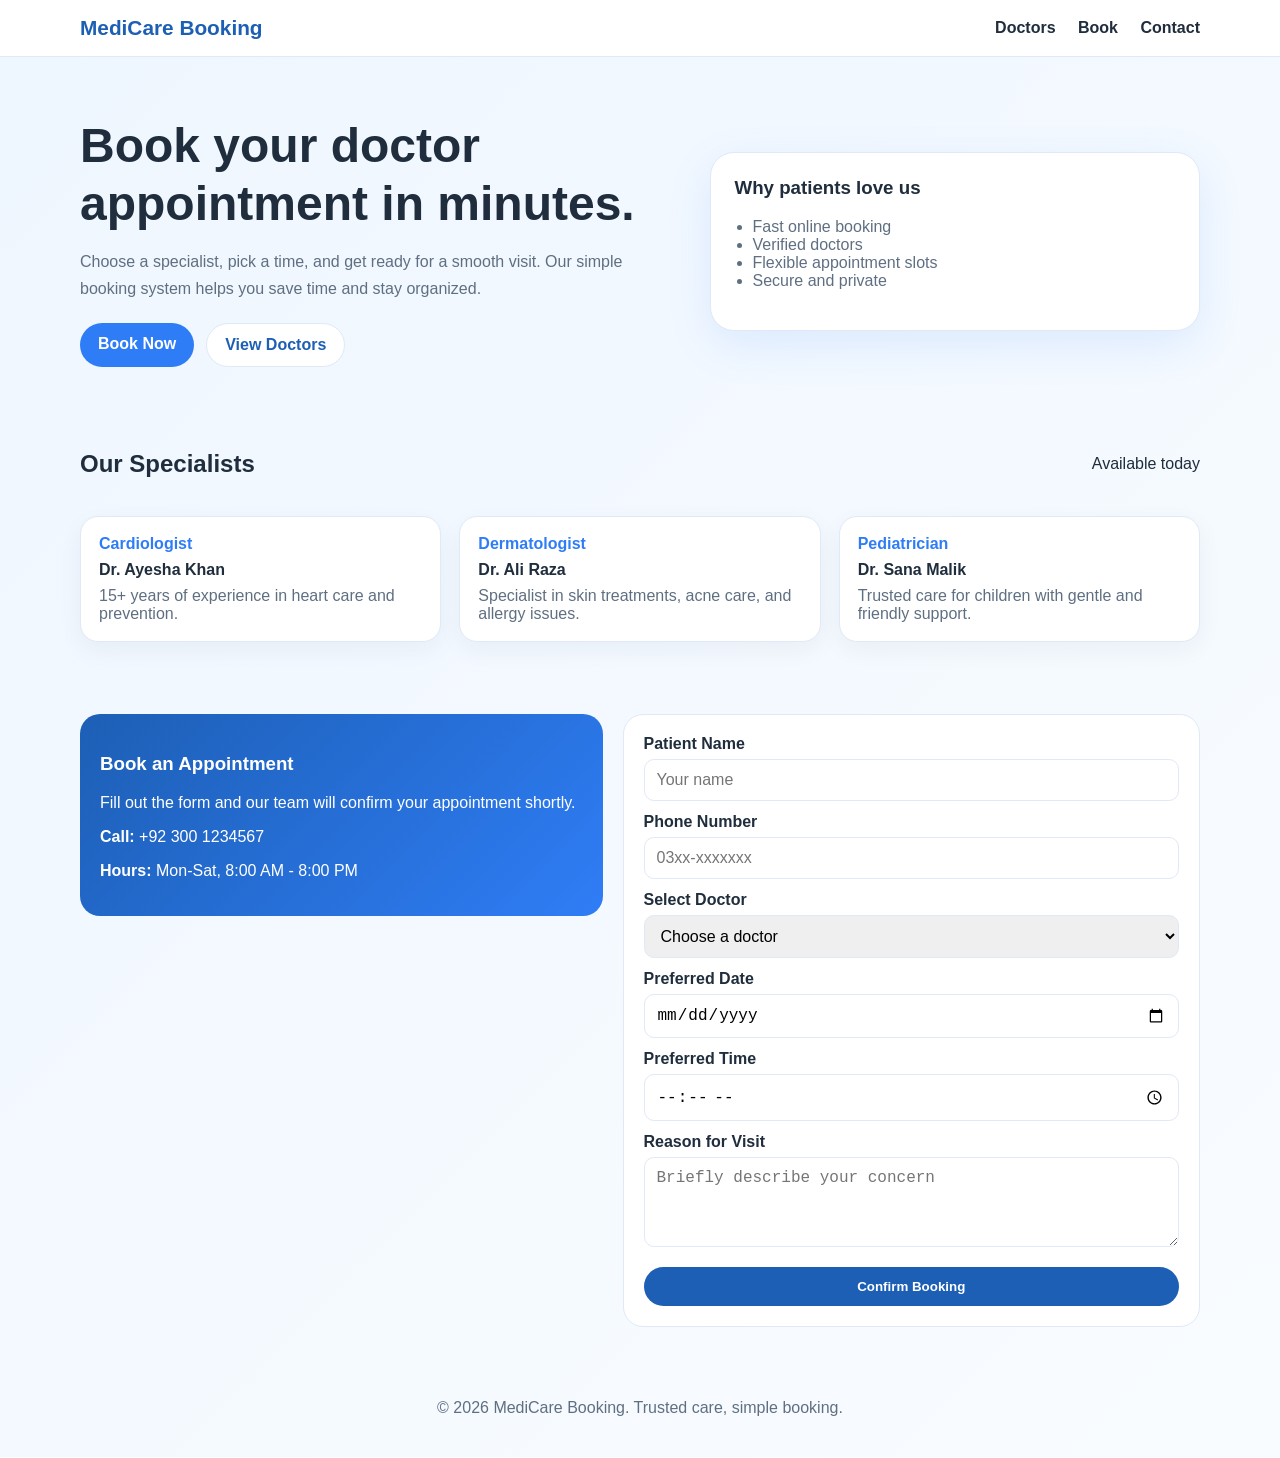
<file: index.html>
<!DOCTYPE html>
<html lang="en">
<head>
    <meta charset="UTF-8" />
    <meta name="viewport" content="width=device-width, initial-scale=1.0" />
    <title>Doctor Booking</title>
    <style>
        :root {
            --primary: #2f7df6;
            --primary-dark: #1d5fb5;
            --bg: #f5f9ff;
            --text: #1f2d3d;
            --muted: #5f6f82;
            --card: #ffffff;
            --border: #dfe9f7;
        }

        * { box-sizing: border-box; }
        body {
            margin: 0;
            font-family: Arial, Helvetica, sans-serif;
            background: linear-gradient(135deg, #eef6ff 0%, #f9fcff 100%);
            color: var(--text);
        }

        .container {
            width: min(1120px, 92%);
            margin: 0 auto;
        }

        header {
            background: rgba(255,255,255,0.95);
            backdrop-filter: blur(10px);
            position: sticky;
            top: 0;
            z-index: 10;
            border-bottom: 1px solid var(--border);
        }

        .nav {
            display: flex;
            align-items: center;
            justify-content: space-between;
            padding: 16px 0;
        }

        .brand {
            font-size: 1.3rem;
            font-weight: 700;
            color: var(--primary-dark);
        }

        .nav-links a {
            margin-left: 18px;
            text-decoration: none;
            color: var(--text);
            font-weight: 600;
        }

        .hero {
            display: grid;
            grid-template-columns: 1.1fr 0.9fr;
            gap: 30px;
            padding: 60px 0 40px;
            align-items: center;
        }

        .hero h1 {
            font-size: clamp(2rem, 4vw, 3rem);
            margin: 0 0 14px;
            line-height: 1.2;
        }

        .hero p {
            font-size: 1rem;
            color: var(--muted);
            line-height: 1.7;
            margin-bottom: 20px;
        }

        .btns {
            display: flex;
            gap: 12px;
            flex-wrap: wrap;
        }

        .btn {
            padding: 12px 18px;
            border-radius: 999px;
            border: none;
            cursor: pointer;
            font-weight: 700;
            text-decoration: none;
            display: inline-block;
        }

        .btn-primary {
            background: var(--primary);
            color: white;
        }

        .btn-secondary {
            background: white;
            color: var(--primary-dark);
            border: 1px solid var(--border);
        }

        .hero-card {
            background: var(--card);
            border: 1px solid var(--border);
            border-radius: 24px;
            padding: 24px;
            box-shadow: 0 14px 45px rgba(47, 125, 246, 0.12);
        }

        .hero-card h3 { margin-top: 0; }

        .hero-card ul { padding-left: 18px; color: var(--muted); }

        .section {
            padding: 24px 0 48px;
        }

        .section-title {
            display: flex;
            justify-content: space-between;
            align-items: center;
            margin-bottom: 18px;
        }

        .cards {
            display: grid;
            grid-template-columns: repeat(3, 1fr);
            gap: 18px;
        }

        .doctor-card {
            background: var(--card);
            border: 1px solid var(--border);
            border-radius: 18px;
            padding: 18px;
            box-shadow: 0 8px 24px rgba(15, 30, 53, 0.05);
        }

        .doctor-card h4 { margin: 8px 0 6px; }
        .doctor-card .role { color: var(--primary); font-weight: 700; }
        .doctor-card p { color: var(--muted); margin: 8px 0 0; }

        .booking {
            display: grid;
            grid-template-columns: 0.95fr 1.05fr;
            gap: 20px;
            align-items: start;
        }

        form {
            background: var(--card);
            border: 1px solid var(--border);
            border-radius: 20px;
            padding: 20px;
        }

        .field {
            display: flex;
            flex-direction: column;
            margin-bottom: 12px;
        }

        label {
            margin-bottom: 6px;
            font-weight: 600;
        }

        input, select, textarea {
            padding: 11px 12px;
            border: 1px solid var(--border);
            border-radius: 10px;
            font-size: 1rem;
            outline: none;
        }

        textarea { min-height: 90px; resize: vertical; }

        .submit {
            width: 100%;
            margin-top: 8px;
            background: var(--primary-dark);
            color: white;
        }

        .message {
            margin-top: 14px;
            padding: 12px 14px;
            border-radius: 10px;
            background: #e7f8eb;
            color: #206b34;
            display: none;
        }

        .info-panel {
            background: linear-gradient(135deg, var(--primary-dark), var(--primary));
            color: white;
            padding: 20px;
            border-radius: 20px;
        }

        footer {
            text-align: center;
            padding: 24px 0 40px;
            color: var(--muted);
        }

        @media (max-width: 860px) {
            .hero, .booking, .cards {
                grid-template-columns: 1fr;
            }
        }
    </style>
</head>
<body>
    <header>
        <div class="container nav">
            <div class="brand">MediCare Booking</div>
            <nav class="nav-links">
                <a href="#doctors">Doctors</a>
                <a href="#book">Book</a>
                <a href="#contact">Contact</a>
            </nav>
        </div>
    </header>

    <main class="container">
        <section class="hero">
            <div>
                <h1>Book your doctor appointment in minutes.</h1>
                <p>Choose a specialist, pick a time, and get ready for a smooth visit. Our simple booking system helps you save time and stay organized.</p>
                <div class="btns">
                    <a href="#book" class="btn btn-primary">Book Now</a>
                    <a href="#doctors" class="btn btn-secondary">View Doctors</a>
                </div>
            </div>
            <div class="hero-card">
                <h3>Why patients love us</h3>
                <ul>
                    <li>Fast online booking</li>
                    <li>Verified doctors</li>
                    <li>Flexible appointment slots</li>
                    <li>Secure and private</li>
                </ul>
            </div>
        </section>

        <section class="section" id="doctors">
            <div class="section-title">
                <h2>Our Specialists</h2>
                <span>Available today</span>
            </div>
            <div class="cards">
                <div class="doctor-card">
                    <div class="role">Cardiologist</div>
                    <h4>Dr. Ayesha Khan</h4>
                    <p>15+ years of experience in heart care and prevention.</p>
                </div>
                <div class="doctor-card">
                    <div class="role">Dermatologist</div>
                    <h4>Dr. Ali Raza</h4>
                    <p>Specialist in skin treatments, acne care, and allergy issues.</p>
                </div>
                <div class="doctor-card">
                    <div class="role">Pediatrician</div>
                    <h4>Dr. Sana Malik</h4>
                    <p>Trusted care for children with gentle and friendly support.</p>
                </div>
            </div>
        </section>

        <section class="section booking" id="book">
            <div class="info-panel">
                <h3>Book an Appointment</h3>
                <p>Fill out the form and our team will confirm your appointment shortly.</p>
                <p><strong>Call:</strong> +92 300 1234567</p>
                <p><strong>Hours:</strong> Mon-Sat, 8:00 AM - 8:00 PM</p>
            </div>

            <form id="bookingForm">
                <div class="field">
                    <label for="name">Patient Name</label>
                    <input id="name" name="name" placeholder="Your name" required />
                </div>
                <div class="field">
                    <label for="phone">Phone Number</label>
                    <input id="phone" name="phone" placeholder="03xx-xxxxxxx" required />
                </div>
                <div class="field">
                    <label for="doctor">Select Doctor</label>
                    <select id="doctor" name="doctor" required>
                        <option value="">Choose a doctor</option>
                        <option>Dr. Ayesha Khan</option>
                        <option>Dr. Ali Raza</option>
                        <option>Dr. Sana Malik</option>
                    </select>
                </div>
                <div class="field">
                    <label for="date">Preferred Date</label>
                    <input id="date" name="date" type="date" required />
                </div>
                <div class="field">
                    <label for="time">Preferred Time</label>
                    <input id="time" name="time" type="time" required />
                </div>
                <div class="field">
                    <label for="notes">Reason for Visit</label>
                    <textarea id="notes" name="notes" placeholder="Briefly describe your concern"></textarea>
                </div>
                <button class="btn submit" type="submit">Confirm Booking</button>
                <div class="message" id="message"></div>
            </form>
        </section>
    </main>

    <footer id="contact">
        <div class="container">© 2026 MediCare Booking. Trusted care, simple booking.</div>
    </footer>

    <script>
        const form = document.getElementById('bookingForm');
        const message = document.getElementById('message');

        form.addEventListener('submit', function (e) {
            e.preventDefault();
            const name = document.getElementById('name').value;
            const doctor = document.getElementById('doctor').value;
            const date = document.getElementById('date').value;
            const time = document.getElementById('time').value;

            message.style.display = 'block';
            message.textContent = `Thank you, ${name}! Your appointment with ${doctor} on ${date} at ${time} has been requested.`;
            form.reset();
        });
    </script>
</body>
</html>
</file>
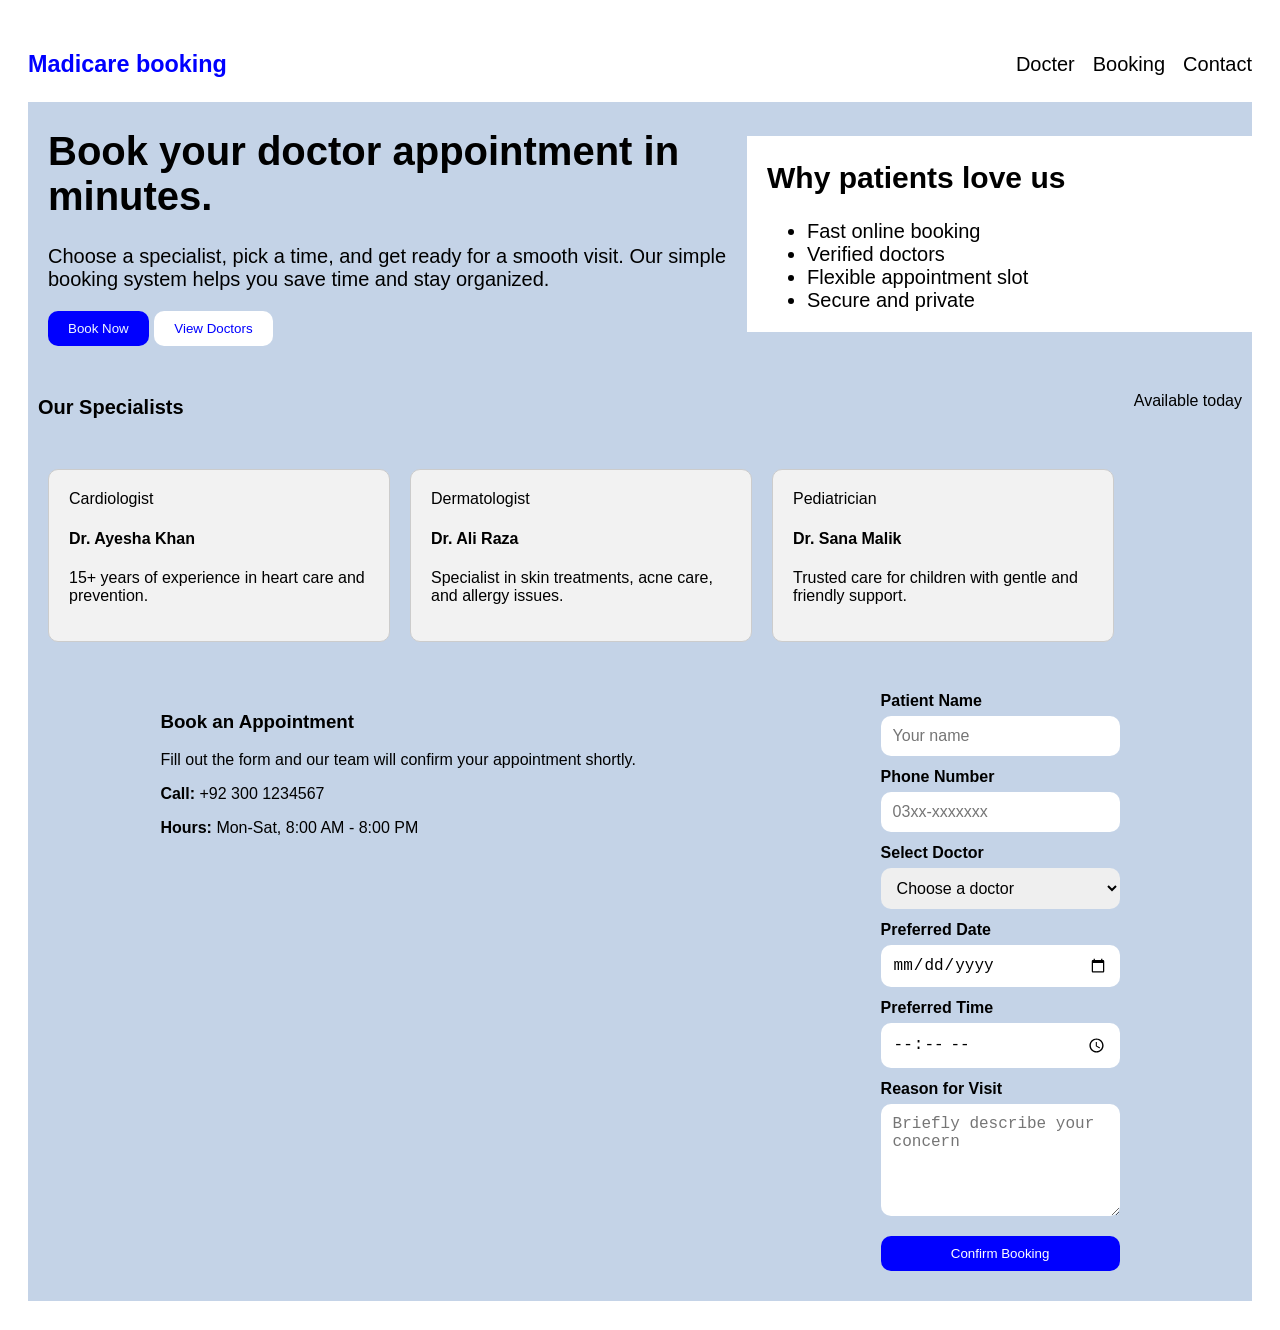
<file: docter.html>
<!DOCTYPE html>
<html lang="en">

<head>
    <meta charset="UTF-8">
    <meta name="viewport" content="width=device-width, initial-scale=1.0">
    <link rel="stylesheet" href="docter.css">
    <title>Document</title>
</head>


<body>
    <nav class="navbar">
        <h3 style="color: blue;"> Madicare booking</h3>
        <ul class="nav-links">
            <li><a href="#doctors">Docter</a></li>
            <li><a href="#book">Booking</a></li>
            <li><a href="#">Contact</a></li>
        </ul>
    </nav>

    <!-- ================= hero section ========= -->
    <div class="hero" style="background-color: rgb(196, 211, 231);">

        <div class="center">
            <div class="leftsection">
                <h1>Book your doctor appointment in minutes.</h1>
                <p>Choose a specialist, pick a time, and get ready for a smooth visit. Our simple booking system helps
                    you save time and stay organized.</p>
                <div class="button-container">
                    <button class="btn" style="color: aliceblue;">Book Now</button>
                    <button class="btn" style="background-color: white; color: blue;">View Doctors</button>
                </div>
            </div>
            <div class="rightsection">
                <h2>Why patients love us</h2>
                <ul>
                    <li>Fast online booking</li>
                    <li>Verified doctors</li>
                    <li>Flexible appointment slot</li>
                    <li>Secure and private</li>
            </div>

        </div>

        <section id="doctors">
        <div class="specialist">
            <p style="font-weight: bold; font-size: 20px;">Our Specialists</p>
            <p>Available today</p>
        </div>

        <div class="cards">
            <div class="doctor-card">
                <div class="role">Cardiologist</div>
                <h4>Dr. Ayesha Khan</h4>
                <p>15+ years of experience in heart care and prevention.</p>
            </div>
            <div class="doctor-card">
                <div class="role">Dermatologist</div>
                <h4>Dr. Ali Raza</h4>
                <p>Specialist in skin treatments, acne care, and allergy issues.</p>
            </div>
            <div class="doctor-card">
                <div class="role">Pediatrician</div>
                <h4>Dr. Sana Malik</h4>
                <p>Trusted care for children with gentle and friendly support.</p>
            </div>
        </div>
        </section>

        <!-- =========  last section =========== -->
        <section class="section-booking" id="book">
            <div class="info-panel">
                <h3>Book an Appointment</h3>
                <p>Fill out the form and our team will confirm your appointment shortly.</p>
                <p><strong>Call:</strong> +92 300 1234567</p>
                <p><strong>Hours:</strong> Mon-Sat, 8:00 AM - 8:00 PM</p>
            </div>

            <form id="bookingForm">
                <div class="field">
                    <label for="name">Patient Name</label>
                    <input id="name" name="name" placeholder="Your name" required />
                </div>
                <div class="field">
                    <label for="phone">Phone Number</label>
                    <input id="phone" name="phone" placeholder="03xx-xxxxxxx" required />
                </div>
                <div class="field">
                    <label for="doctor">Select Doctor</label>
                    <select id="doctor" name="doctor" required>
                        <option value="">Choose a doctor</option>
                        <option>Dr. Ayesha Khan</option>
                        <option>Dr. Ali Raza</option>
                        <option>Dr. Sana Malik</option>
                    </select>
                </div>
                <div class="field">
                    <label for="date">Preferred Date</label>
                    <input id="date" name="date" type="date" required />
                </div>
                <div class="field">
                    <label for="time">Preferred Time</label>
                    <input id="time" name="time" type="time" required />
                </div>
                <div class="field">
                    <label for="notes">Reason for Visit</label>
                    <textarea id="notes" name="notes" placeholder="Briefly describe your concern"></textarea>
                </div>
                <button class="btn submit" type="submit">Confirm Booking</button>
                <div class="message" id="message"></div>
            </form>
        </section>

    </div>
</file>
<file: docter.css>
<style>
* {
    margin: 0;
    padding: 0;
    box-sizing: border-box;
}

body {
    padding: 20px;
    font-family: 'Poppins', sans-serif;
}

.navbar {
    display: flex;
    justify-content: space-between;
    align-items: center;
    font-size: 20px;
}

.nav-links {
    list-style: none;
    display: flex;
    gap: 18px;
}

.nav-links a {
    text-decoration: none;
    color: black;
}

.center {
    display: flex;
    align-items: center;
}

.leftsection {
    font-size: 20px;
    width: 700px;
    padding-left: 20px;
    padding-bottom: 20px;
}

.btn {
    padding: 10px 20px;
    background-color: blue;
    color: white;
    border: none;
    border-radius: 10px;
}

.rightsection {
    font-size: 20px;
    width: 500px;
    padding-left: 20px;
    background-color: white;
    margin-left: 20px;
}

.specialist {
    display: flex;
    justify-content: space-between;
    padding: 10px;
}

.cards {
    display: flex;
    gap: 20px;
    padding: 20px;
}

.doctor-card {
    background-color: #f2f2f2;
    padding: 20px;
    border-radius: 10px;
    width: 300px;
    border: 1px solid #ccc;
}

.section-booking {
    display: flex;
    justify-content: space-around;
    padding: 10px;
}

.info-panel {
    padding: 20px;
}

form {
    background: var(--card);
    border: 1px solid var(--border);
    border-radius: 20px;
    padding: 20px;
}

.field {
    display: flex;
    flex-direction: column;
    margin-bottom: 12px;
}

label {
    margin-bottom: 6px;
    font-weight: 600;
}

input,
select,
textarea {
    padding: 11px 12px;
    border: 1px solid var(--border);
    border-radius: 10px;
    font-size: 1rem;
    outline: none;
}

textarea {
    min-height: 90px;
    resize: vertical;
}

.submit {
    width: 100%;
    margin-top: 8px;
    background: var(--primary-dark);
    color: rgb(255, 255, 255);
    background-color: blue;
}

.message {
    margin-top: 14px;
    padding: 12px 14px;
    border-radius: 10px;
    background: #e7f8eb;
    color: #206b34;
    display: none;
}
</file>
